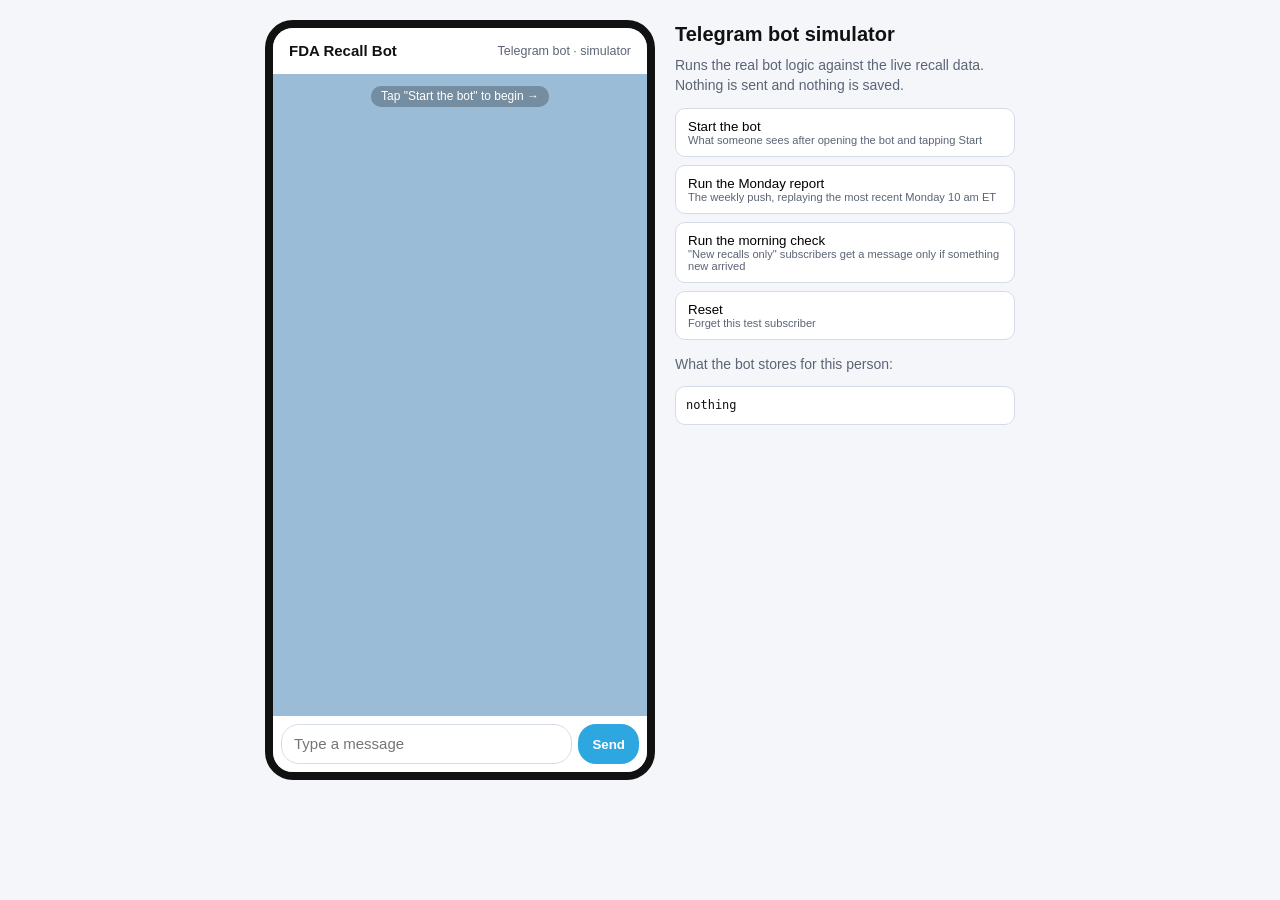
<file: bot/sim.html>
<!doctype html>
<html lang="en">
<head>
<meta charset="utf-8">
<meta name="viewport" content="width=device-width,initial-scale=1">
<title>Telegram Bot Simulator</title>
<meta name="robots" content="noindex">
<link rel="icon" href="../favicon.svg" type="image/svg+xml">
<style>
  /* Simulates the Telegram chat using the real bot logic (core.js). Nothing is sent anywhere. */
  :root { --bg: #9bbcd6; --me: #e1fec6; --bot: #ffffff; --ink: #111; --muted: #5b6475; --panel: #f4f6fa; --line: #d5dce8; --accent: #2e55e6; }
  * { box-sizing: border-box; }
  body { margin: 0; font: 15px/1.45 -apple-system, BlinkMacSystemFont, "Segoe UI", sans-serif; color: var(--ink); background: var(--panel); }
  .layout { display: flex; gap: 20px; justify-content: center; padding: 20px 16px; flex-wrap: wrap; }
  .phone { width: 390px; max-width: 100%; height: 760px; max-height: calc(100vh - 40px); display: flex; flex-direction: column; border-radius: 28px; overflow: hidden; border: 8px solid #111; background: var(--bg); }
  .top { background: #fff; padding: 12px 16px; font-weight: 700; display: flex; justify-content: space-between; align-items: center; }
  .top small { font-weight: 400; color: var(--muted); }
  .chat { flex: 1; min-height: 0; overflow-y: auto; padding: 12px 10px; display: flex; flex-direction: column; gap: 8px; }
  .chat > * { flex-shrink: 0; }
  .msg { max-width: 82%; padding: 8px 12px; border-radius: 16px; white-space: pre-wrap; overflow-wrap: anywhere; font-size: 14px; }
  .msg.bot { background: var(--bot); align-self: flex-start; border-top-left-radius: 4px; }
  .msg.me { background: var(--me); align-self: flex-end; border-top-right-radius: 4px; }
  .sys { align-self: center; font-size: 12px; color: #fff; background: rgba(0,0,0,.25); padding: 2px 10px; border-radius: 10px; }
  .msg a { color: #168acd; }
  .album { align-self: flex-start; max-width: 82%; display: grid; grid-template-columns: repeat(2, 1fr); gap: 2px; border-radius: 14px; overflow: hidden; background: #fff; }
  .album figure { margin: 0; position: relative; }
  .album img { width: 100%; aspect-ratio: 1; object-fit: contain; background: #fff; display: block; }
  .album figcaption { font-size: 11px; padding: 4px 6px; white-space: pre-wrap; color: var(--muted); }
  .inline { align-self: flex-start; max-width: 82%; display: block; text-align: center; background: rgba(0,0,0,.18); color: #fff; font-weight: 600; font-size: 13px; text-decoration: none; padding: 7px 12px; border-radius: 10px; margin-top: -4px; }
  .quick { display: grid; grid-template-columns: 1fr 1fr; gap: 6px; padding: 8px; background: #f0f2f5; min-height: 0; }
  .quick:empty { display: none; }
  .quick button { border: 0; color: var(--ink); background: #fff; border-radius: 8px; padding: 9px 8px; font: 500 13px inherit; cursor: pointer; box-shadow: 0 1px 1px rgba(0,0,0,.12); }
  form { display: flex; gap: 6px; padding: 8px; background: #fff; }
  form input { flex: 1; min-width: 0; border: 1px solid var(--line); border-radius: 18px; padding: 8px 12px; font: inherit; }
  form button { border: 0; background: #2ea6e0; color: #fff; border-radius: 18px; padding: 0 14px; font-weight: 700; cursor: pointer; }
  .panel { width: 340px; max-width: 100%; }
  .panel h1 { font-size: 20px; margin: 0 0 6px; }
  .panel p { color: var(--muted); font-size: 14px; margin: 0 0 12px; }
  .panel .btn { display: block; width: 100%; text-align: left; margin-bottom: 8px; padding: 10px 12px; border: 1px solid var(--line); background: #fff; border-radius: 10px; font: 600 14px inherit; cursor: pointer; }
  .panel .btn small { display: block; font-weight: 400; color: var(--muted); }
  pre { background: #fff; border: 1px solid var(--line); border-radius: 10px; padding: 10px; font-size: 12px; overflow: auto; max-height: 220px; }
</style>
</head>
<body>
<div class="layout">
  <div class="phone">
    <div class="top">FDA Recall Bot <small>Telegram bot · simulator</small></div>
    <div class="chat" id="chat"><div class="sys">Tap "Start the bot" to begin →</div></div>
    <div class="quick" id="quick"></div>
    <form id="f"><input id="t" placeholder="Type a message" autocomplete="off"><button>Send</button></form>
  </div>
  <div class="panel">
    <h1>Telegram bot simulator</h1>
    <p>Runs the real bot logic against the live recall data. Nothing is sent and nothing is saved.</p>
    <button class="btn" id="follow">Start the bot<small>What someone sees after opening the bot and tapping Start</small></button>
    <button class="btn" id="monday">Run the Monday report<small>The weekly push, replaying the most recent Monday 10 am ET</small></button>
    <button class="btn" id="daily">Run the morning check<small>"New recalls only" subscribers get a message only if something new arrived</small></button>
    <button class="btn" id="reset">Reset<small>Forget this test subscriber</small></button>
    <p style="margin-top:14px">What the bot stores for this person:</p>
    <pre id="state">nothing</pre>
  </div>
</div>

<script type="module">
import { onFollow, onText, scheduled, esc } from './core.js';

const $ = (s) => document.querySelector(s);
let user = null;
let data = null;
const ID = 'U-test';

async function getData() {
  if (!data) data = await fetch('../data/recalls.json', { cache: 'no-cache' }).then((r) => r.json());
  return data;
}

function show(state) { $('#state').textContent = state ? JSON.stringify(state, null, 2) : 'nothing (deleted)'; }

function add(html) { const c = $('#chat'); c.insertAdjacentHTML('beforeend', html); c.scrollTop = c.scrollHeight; }

// Telegram rendering: HTML text (core.js escapes everything it didn't write), photo albums,
// an inline link button under a message, and the reply keyboard (an empty list removes it).
function render(messages, from = 'bot') {
  for (const m of messages) {
    if (m.type === 'text') {
      add(`<div class="msg ${from}">${m.html.replace(/<a /g, '<a target="_blank" rel="noopener" ')}</div>`);
      if (m.link) add(`<a class="inline" href="${esc(m.link.url)}" target="_blank" rel="noopener">${esc(m.link.label)} ↗</a>`);
      if (m.buttons) $('#t').placeholder = m.placeholder || 'Type a message';
      if (m.buttons) $('#quick').innerHTML = m.buttons.map((l) => `<button type="button" data-t="${esc(l)}">${esc(l)}</button>`).join('');
    }
    if (m.type === 'album') {
      add(`<div class="album">${m.items.map((i) => `<figure><img src="${esc(i.thumb || i.photo)}" alt=""><figcaption>${esc(i.caption)}</figcaption></figure>`).join('')}</div>`);
    }
  }
}

async function say(t) {
  if (!t.trim()) return;
  render([{ type: 'text', html: esc(t) }], 'me');
  const ready = !!user;
  const r = onText(user, t, { now: new Date().toISOString(), data: ready ? await getData() : null });
  user = r.user; show(user); render(r.messages);
}

function lastMonday() {
  const d = new Date(); d.setUTCHours(14, 0, 0, 0);
  while (d.getUTCDay() !== 1) d.setUTCDate(d.getUTCDate() - 1);
  return d.toISOString();
}

async function runScheduled(now, label) {
  if (!user) { add('<div class="sys">No subscriber yet</div>'); return; }
  const sends = scheduled([[ID, user]], await getData(), now);
  add(`<div class="sys">${esc(label)}</div>`);
  if (!sends.length) { add(`<div class="sys">Nothing sent${user.step !== 'done' ? ' (signup not finished)' : ''}</div>`); return; }
  user = sends[0].user; show(user); render(sends[0].messages);
}

$('#quick').addEventListener('click', (e) => { const b = e.target.closest('button'); if (b) say(b.dataset.t); });
$('#f').addEventListener('submit', (e) => { e.preventDefault(); const t = $('#t').value; $('#t').value = ''; say(t); });
$('#follow').addEventListener('click', () => { add('<div class="msg me">/start</div>'); $('#quick').innerHTML = ''; const r = onFollow(new Date().toISOString()); user = r.user; show(user); render(r.messages); });
$('#monday').addEventListener('click', () => runScheduled(lastMonday(), 'Monday 10 am ET: weekly report run (replaying the most recent Monday)'));
$('#daily').addEventListener('click', () => {
  // Pretend the last report was 3 days ago so recent recalls count as new.
  if (user) user = { ...user, lastSent: new Date(Date.now() - 3 * 864e5).toISOString() };
  runScheduled(new Date().toISOString(), 'Morning 10 am ET check (last message 3 days ago)');
});
$('#reset').addEventListener('click', () => { user = null; show(null); $('#chat').innerHTML = '<div class="sys">Reset. Tap "Start the bot" to begin →</div>'; $('#quick').innerHTML = ''; });
</script>
</body>
</html>
</file>
